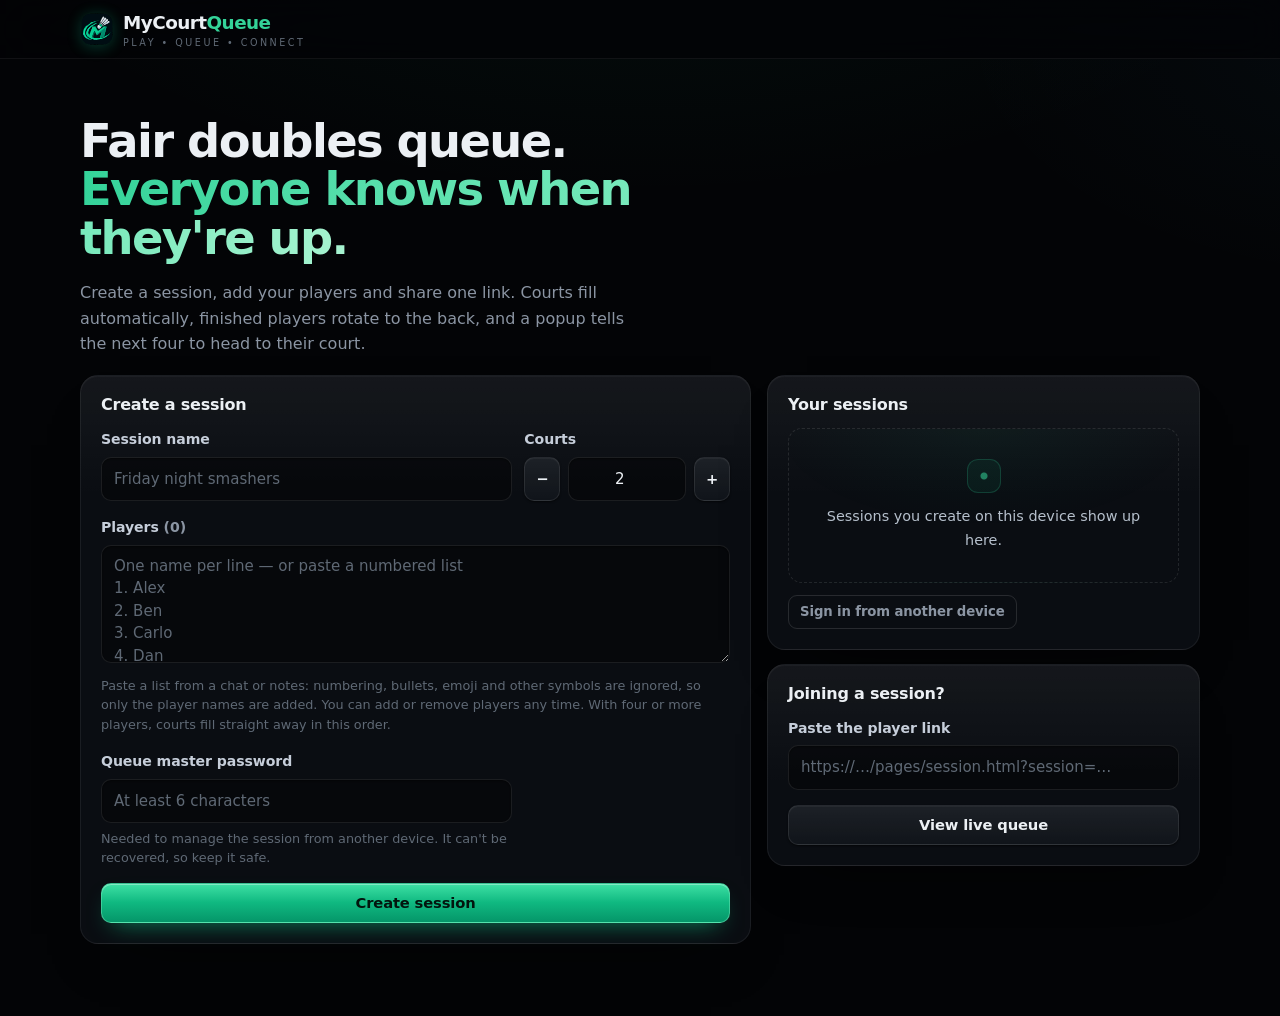
<file: index.html>
<!doctype html>
<html lang="en">
<head>
  <meta charset="utf-8">
  <meta name="viewport" content="width=device-width, initial-scale=1, viewport-fit=cover">
  <meta name="theme-color" content="#030406">
  <title>MyCourtQueue — Badminton Queue Management</title>
  <meta name="description" content="Run a fair doubles queue for your badminton session. Share one link so everyone sees who's up next.">
  <link rel="icon" href="assets/icon.svg" type="image/svg+xml">
  <link rel="stylesheet" href="css/style.css">
</head>
<body>
  <header class="site-header">
    <div class="container">
      <a class="brand" href="index.html" aria-label="MyCourtQueue home"><img src="assets/logo.svg" alt="" width="40" height="40"><span><span class="brand-word">MyCourt<b>Queue</b></span><span class="brand-tag">Play • Queue • Connect</span></span></a>
    </div>
  </header>

  <main class="container page">
    <div id="banner" class="banner error" role="alert" hidden></div>

    <section class="hero">
      <h1>Fair doubles queue.<br><span style="color:var(--emerald)">Everyone knows when they're up.</span></h1>
      <p>Create a session, add your players and share one link. Courts fill automatically, finished players rotate to the back, and a popup tells the next four to head to their court.</p>
    </section>

    <div class="cols two">
      <section class="card" aria-labelledby="create-h" id="create-card">
        <div class="card-head"><h2 id="create-h">Create a session</h2></div>
        <form id="create-form" novalidate>
          <div class="form-grid two field">
            <div>
              <label for="s-name">Session name</label>
              <input id="s-name" type="text" maxlength="60" placeholder="Friday night smashers" required autocomplete="off">
            </div>
            <div>
              <label for="s-courts">Courts</label>
              <div class="stepper">
                <button type="button" class="btn icon" id="c-minus" aria-label="Fewer courts">−</button>
                <input id="s-courts" type="number" min="1" max="12" value="2" inputmode="numeric" aria-label="Number of courts">
                <button type="button" class="btn icon" id="c-plus" aria-label="More courts">+</button>
              </div>
            </div>
          </div>
          <div class="field">
            <label for="s-players">Players <span class="muted" id="p-count">(0)</span></label>
            <textarea id="s-players" placeholder="One name per line — or paste a numbered list&#10;1. Alex&#10;2. Ben&#10;3. Carlo&#10;4. Dan"></textarea>
            <div class="hint">Paste a list from a chat or notes: numbering, bullets, emoji and other symbols are ignored, so only the player names are added. You can add or remove players any time. With four or more players, courts fill straight away in this order.</div>
          </div>
          <div class="form-grid two field">
            <div>
              <label for="s-pass">Queue master password</label>
              <input id="s-pass" type="password" minlength="6" autocomplete="new-password" placeholder="At least 6 characters" required>
              <div class="hint">Needed to manage the session from another device. It can't be recovered, so keep it safe.</div>
            </div>
          </div>
          <button class="btn primary block" type="submit" id="create-btn">Create session</button>
        </form>

        <div id="created" class="hidden" aria-live="polite">
          <div class="banner" style="background:rgba(16,185,129,.12);border-color:rgba(16,185,129,.5);color:var(--mint)">Session created. Share the player link — keep the admin link for yourself.</div>
          <div class="field">
            <label for="out-public">Player link (view only)</label>
            <div class="copy-box"><input id="out-public" type="text" readonly><button class="btn primary" type="button" data-copy="out-public">Copy</button></div>
          </div>
          <div class="field">
            <label for="out-admin">Your admin link</label>
            <div class="copy-box"><input id="out-admin" type="text" readonly><button class="btn" type="button" data-copy="out-admin">Copy</button></div>
            <div class="hint">Open it on any device and sign in with your password.</div>
          </div>
          <div class="row-flex">
            <a class="btn primary" id="go-admin" href="#">Open dashboard</a>
            <a class="btn" id="go-public" href="#">Open player page</a>
            <button class="btn ghost" type="button" id="new-session">Create another</button>
          </div>
        </div>
      </section>

      <div class="stack">
        <section class="card" aria-labelledby="saved-h">
          <div class="card-head"><h2 id="saved-h">Your sessions</h2></div>
          <div id="saved"></div>
          <details style="margin-top:12px">
            <summary class="btn ghost sm" style="display:inline-flex">Sign in from another device</summary>
            <form id="login-form" style="margin-top:12px" novalidate>
              <div class="field"><label for="l-id">Session ID</label><input id="l-id" type="text" autocomplete="off" placeholder="S_…"></div>
              <div class="field"><label for="l-pass">Password</label><input id="l-pass" type="password" autocomplete="current-password"></div>
              <button class="btn primary block" type="submit">Sign in</button>
            </form>
          </details>
        </section>

        <section class="card" aria-labelledby="join-h">
          <div class="card-head"><h2 id="join-h">Joining a session?</h2></div>
          <form id="join-form" novalidate>
            <div class="field">
              <label for="j-link">Paste the player link</label>
              <input id="j-link" type="text" placeholder="https://…/pages/session.html?session=…" autocomplete="off">
            </div>
            <button class="btn block" type="submit">View live queue</button>
          </form>
        </section>
      </div>
    </div>
  </main>

  <script src="js/config.js"></script>
  <script src="js/app.js"></script>
  <script src="js/api.js"></script>
  <script src="js/home.js"></script>
</body>
</html>
</file>
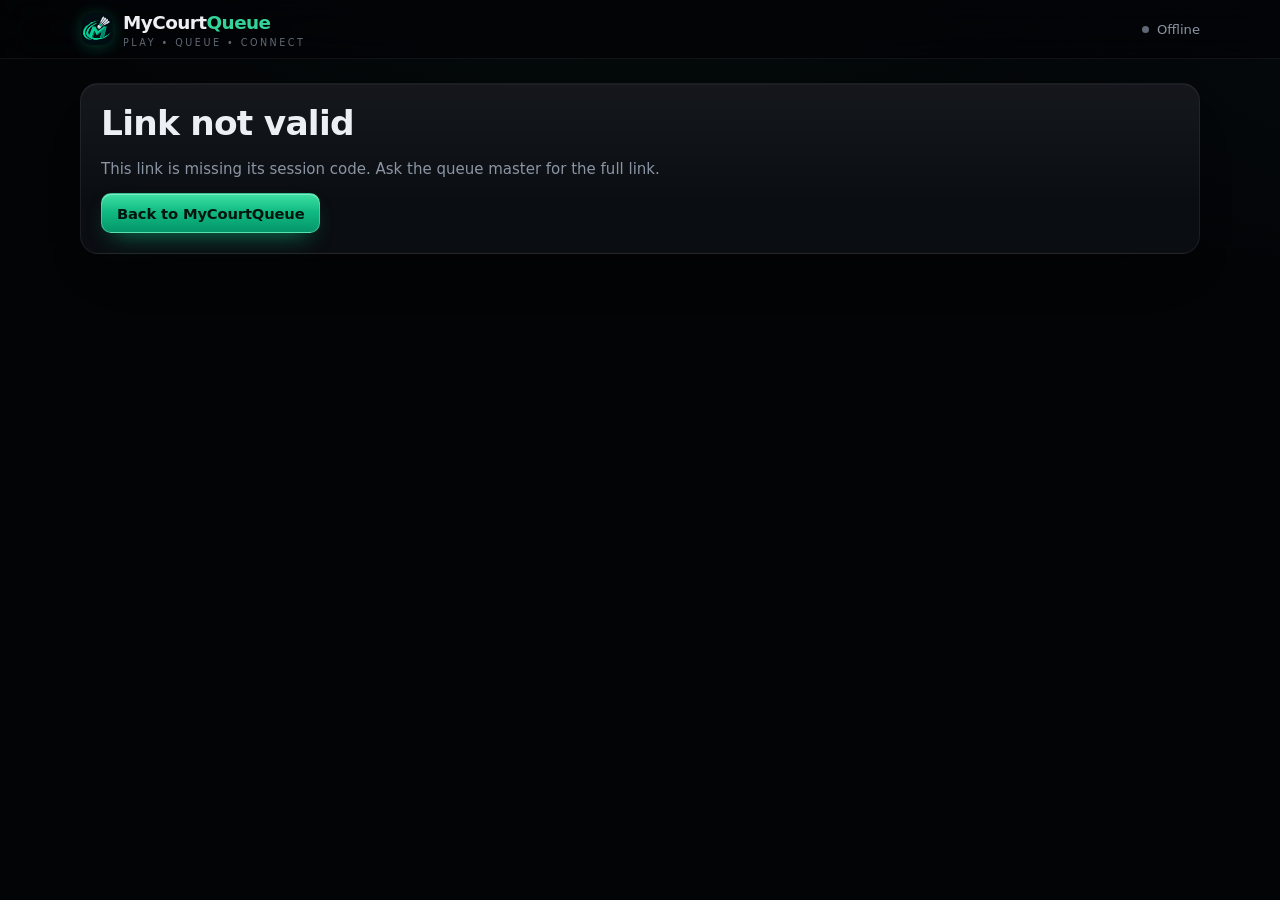
<file: pages/session.html>
<!doctype html>
<html lang="en">
<head>
  <meta charset="utf-8">
  <meta name="viewport" content="width=device-width, initial-scale=1, viewport-fit=cover">
  <meta name="theme-color" content="#030406">
  <title>MyCourtQueue — Live Session</title>
  <link rel="icon" href="../assets/icon.svg" type="image/svg+xml">
  <link rel="stylesheet" href="../css/style.css">
</head>
<body>
  <header class="site-header">
    <div class="container">
      <a class="brand" href="../index.html" aria-label="MyCourtQueue home"><img src="../assets/logo.svg" alt="" width="40" height="40"><span><span class="brand-word">MyCourt<b>Queue</b></span><span class="brand-tag">Play • Queue • Connect</span></span></a>
      <div class="spacer"></div>
      <div class="row-flex" aria-live="off">
        <span class="live-dot off" id="live-dot" aria-hidden="true"></span>
        <span class="small muted" id="live-text">Connecting…</span>
      </div>
    </div>
  </header>

  <main class="container page">
    <div id="banner" class="banner" role="alert" hidden></div>

    <section id="invalid" class="card hidden" aria-live="polite">
      <h1>Link not valid</h1>
      <p class="muted" id="invalid-msg">This session link is not valid or has expired.</p>
      <a class="btn primary" href="../index.html">Back to MyCourtQueue</a>
    </section>

    <div id="content" class="hidden">
      <div class="session-top">
        <div class="session-title-row">
          <h1 id="session-name">Session</h1>
          <span id="session-status" class="pill pill-green">LIVE</span>
        </div>
        <div class="me-picker">
          <label for="me" class="small muted">I'm playing as (highlights you)</label>
          <select id="me"><option value="">— Not selected —</option></select>
        </div>
      </div>

      <div class="tabs" role="tablist" id="tabs" aria-label="Session views">
        <button class="tab" role="tab" data-tab="live" id="tab-live"><svg class="ti" viewBox="0 0 24 24" aria-hidden="true"><circle cx="12" cy="12" r="3"/><path d="M5.6 5.6a9 9 0 0 0 0 12.8M18.4 5.6a9 9 0 0 1 0 12.8"/></svg><span>Live</span></button>
        <button class="tab" role="tab" data-tab="stats" id="tab-stats"><svg class="ti" viewBox="0 0 24 24" aria-hidden="true"><path d="M4 20V10M10 20V4M16 20v-8M22 20H2"/></svg><span class="tl-full">Player stats</span><span class="tl-short">Stats</span></button>
        <button class="tab" role="tab" data-tab="results" id="tab-results"><svg class="ti" viewBox="0 0 24 24" aria-hidden="true"><path d="M8 21h8M12 17v4M7 4h10v5a5 5 0 0 1-10 0zM7 6H4v1a3 3 0 0 0 3 3M17 6h3v1a3 3 0 0 1-3 3"/></svg><span>Results</span></button>
        <button class="tab" role="tab" data-tab="notifications" id="tab-notifications"><svg class="ti" viewBox="0 0 24 24" aria-hidden="true"><path d="M18 8a6 6 0 0 0-12 0c0 7-3 9-3 9h18s-3-2-3-9"/><path d="M13.7 21a2 2 0 0 1-3.4 0"/></svg><span class="tl-full">Notifications</span><span class="tl-short">Notify</span></button>
      </div>

      <section data-panel="live" aria-labelledby="tab-live">
        <div class="cols two">
          <div>
            <h2>Courts</h2>
            <div class="courts" id="courts"></div>
          </div>
          <div class="stack">
            <div class="card">
              <div class="card-head"><h2>Queue</h2><span class="small muted">Teams are paired up</span></div>
              <div id="counts"></div>
              <div id="queue"></div>
            </div>
          </div>
        </div>
      </section>

      <section data-panel="stats" aria-labelledby="tab-stats" hidden>
        <div class="card"><div class="card-head"><h2>Player statistics</h2></div><div id="stats"></div></div>
      </section>

      <section data-panel="results" aria-labelledby="tab-results" hidden>
        <div class="card"><div class="card-head"><h2>Recent results</h2></div><div id="results"></div></div>
      </section>

      <section data-panel="notifications" aria-labelledby="tab-notifications" hidden>
        <div class="card">
          <div class="card-head"><h2>Recent announcements</h2></div>
          <div id="announce"></div>
          <p class="hint">Popups appear while this page is open. They won't appear if the page is closed.</p>
        </div>
      </section>
    </div>
  </main>

  <script src="../js/config.js"></script>
  <script src="../js/app.js"></script>
  <script src="../js/api.js"></script>
  <script src="../js/views.js"></script>
  <script src="../js/notifications.js"></script>
  <script src="../js/session.js"></script>
</body>
</html>
</file>
<file: css/style.css>
/* CourtQueue — modern near-black theme, mobile-first */
:root {
  /* surfaces: near-black, barely blue */
  --bg: #030406;
  --bg-glow: rgba(16, 185, 129, .07);
  --slate: #0A0D12;
  --raised: #10141A;
  --raised-2: #181E26;
  --line: #1A2029;
  --border: #1A2029;

  /* accents */
  --emerald: #059669;
  --emerald-2: #10B981;
  --accent: #34D399;
  --mint: #6EE7B7;
  --yellow: #F2B84B;
  --danger: #F87171;

  /* text */
  --text: #ECF0F4;
  --muted: #8B95A3;
  --dim: #5F6975;

  --radius-lg: 18px;
  --shadow-sm: 0 1px 2px rgba(0, 0, 0, .6);
  --card-bg:
    linear-gradient(180deg, rgba(255, 255, 255, .045), rgba(255, 255, 255, 0) 120px),
    var(--slate);
  --safe-b: env(safe-area-inset-bottom, 0px);
  color-scheme: dark;
}
* { box-sizing: border-box; }
html { -webkit-text-size-adjust: 100%; scroll-behavior: smooth; }
body {
  margin: 0; min-height: 100vh; min-height: 100dvh;
  background:
    radial-gradient(1100px 560px at 50% -18%, var(--bg-glow), transparent 64%),
    radial-gradient(760px 420px at 110% 4%, rgba(56, 189, 248, .035), transparent 60%),
    var(--bg);
  background-attachment: fixed;
  color: var(--text);
  font: 15px/1.6 ui-sans-serif, system-ui, -apple-system, "Segoe UI Variable Text", "Segoe UI", Inter, Roboto, "Helvetica Neue", Arial, sans-serif;
  font-feature-settings: "cv11", "ss01";
  -webkit-font-smoothing: antialiased;
  -webkit-tap-highlight-color: transparent;
}
::selection { background: rgba(52, 211, 153, .28); color: #fff; }
h1, h2, h3, h4 { margin: 0 0 .4em; line-height: 1.15; letter-spacing: -.022em; }
h1 { font-size: clamp(1.5rem, 3.6vw, 2.15rem); font-weight: 760; }
h2 { font-size: 1rem; font-weight: 700; letter-spacing: -.014em; }
h3 { font-size: .93rem; font-weight: 650; }
p { margin: 0 0 .8em; }
a { color: var(--accent); text-decoration-color: rgba(52, 211, 153, .35); text-underline-offset: 2px; }
a:hover { color: var(--mint); }
b, strong { font-weight: 680; }
.muted { color: var(--muted); }
.small { font-size: .82rem; }
.hidden, [hidden] { display: none !important; }
.sr-only { position: absolute; width: 1px; height: 1px; overflow: hidden; clip: rect(0 0 0 0); white-space: nowrap; }
:focus-visible { outline: 2px solid var(--accent); outline-offset: 2px; border-radius: 8px; }
img, svg { display: block; }

.container { width: 100%; max-width: 1160px; margin: 0 auto; padding: 0 20px; }
.stack > * + * { margin-top: 14px; }
.row-flex { display: flex; gap: 8px; align-items: center; flex-wrap: wrap; }
.spacer { flex: 1; }

/* ---------- header ---------- */
.site-header {
  position: sticky; top: 0; z-index: 50;
  background: rgba(3, 4, 6, .74);
  backdrop-filter: blur(20px) saturate(1.6); -webkit-backdrop-filter: blur(20px) saturate(1.6);
  border-bottom: 1px solid rgba(255, 255, 255, .06);
  padding-top: env(safe-area-inset-top, 0px);
}
.site-header .container { display: flex; align-items: center; gap: 10px; min-height: 58px; padding-top: 7px; padding-bottom: 7px; flex-wrap: wrap; }
.brand { display: flex; align-items: center; gap: 9px; text-decoration: none; color: var(--text); }
.brand img { width: 34px; height: 34px; opacity: .95; filter: drop-shadow(0 2px 8px rgba(16, 185, 129, .35)); }
.brand-word { font-size: 1.15rem; font-weight: 720; letter-spacing: -.03em; }
.brand-word b { color: var(--accent); font-weight: 720; }
.brand-tag { display: block; font-size: .6rem; letter-spacing: .26em; text-transform: uppercase; color: var(--dim); margin-top: -3px; }
.session-title { font-weight: 700; max-width: 40ch; overflow: hidden; text-overflow: ellipsis; white-space: nowrap; }

/* ---------- buttons ---------- */
.btn {
  display: inline-flex; align-items: center; justify-content: center; gap: 8px;
  min-height: 40px; padding: 7px 15px; border-radius: 10px;
  border: 1px solid rgba(255, 255, 255, .09);
  background: linear-gradient(180deg, rgba(255, 255, 255, .055), rgba(255, 255, 255, 0)), var(--raised);
  color: var(--text); font: inherit; font-size: .92rem; font-weight: 640; letter-spacing: -.01em;
  cursor: pointer; text-decoration: none;
  box-shadow: 0 1px 0 rgba(255, 255, 255, .04) inset, var(--shadow-sm);
  transition: background .16s, border-color .16s, transform .1s, box-shadow .16s, color .16s;
}
.btn:hover {
  border-color: rgba(255, 255, 255, .16);
  background: linear-gradient(180deg, rgba(255, 255, 255, .08), rgba(255, 255, 255, 0)), var(--raised-2);
  transform: translateY(-1px);
}
.btn:active { transform: translateY(0) scale(.985); }
.btn[disabled], .btn.is-busy { opacity: .45; cursor: not-allowed; transform: none; box-shadow: none; }
.btn.primary {
  background: linear-gradient(180deg, #3EE0A4 0%, #10B981 48%, #059669 100%);
  border-color: rgba(110, 231, 183, .5); color: #03150E; font-weight: 720;
  box-shadow: 0 1px 0 rgba(255, 255, 255, .35) inset, 0 10px 24px -12px rgba(16, 185, 129, .9);
}
.btn.primary:hover { filter: brightness(1.07); border-color: rgba(167, 243, 208, .7); }
.btn.warn { background: linear-gradient(180deg, #F7C96A, #E5A83A); border-color: rgba(242, 184, 75, .55); color: #1A1200; font-weight: 720; }
.btn.ghost { background: transparent; border-color: rgba(255, 255, 255, .12); box-shadow: none; color: var(--muted); }
.btn.ghost:hover { background: rgba(255, 255, 255, .05); color: var(--text); }
.btn.danger { background: transparent; border-color: rgba(248, 113, 113, .35); color: var(--danger); box-shadow: none; }
.btn.danger:hover { background: rgba(248, 113, 113, .12); border-color: rgba(248, 113, 113, .7); }
.btn.sm { min-height: 34px; padding: 4px 11px; font-size: .83rem; border-radius: 9px; }
.btn.icon { min-width: 36px; padding: 4px 7px; }
.btn.block { width: 100%; }
.icon-btn { background: none; border: 0; color: var(--muted); font-size: 1.5rem; line-height: 1; cursor: pointer; padding: 4px 10px; border-radius: 8px; transition: color .15s, background .15s; }
.icon-btn:hover { color: var(--text); background: rgba(255, 255, 255, .06); }

/* ---------- cards & layout ---------- */
.card {
  background: var(--card-bg);
  border: 1px solid rgba(255, 255, 255, .065);
  border-radius: var(--radius-lg); padding: 20px;
  box-shadow: 0 1px 0 rgba(255, 255, 255, .035) inset, 0 30px 60px -40px rgba(0, 0, 0, .9);
  backdrop-filter: blur(2px);
}
.card-head { display: flex; align-items: center; gap: 8px; flex-wrap: wrap; margin-bottom: 14px; }
.card-head h2 { margin: 0; }
.page { padding-top: 24px; padding-bottom: 72px; }
.cols { display: grid; gap: 16px; grid-template-columns: 1fr; }
@media (min-width: 900px) { .cols.two { grid-template-columns: 1.55fr 1fr; align-items: start; } }
.hero { padding: 34px 0 18px; position: relative; }
.hero h1 { font-size: clamp(1.9rem, 4.6vw, 2.9rem); line-height: 1.04; letter-spacing: -.035em; max-width: 22ch; }
.hero h1 span { background: linear-gradient(96deg, var(--accent), var(--mint) 60%, #A7F3D0); -webkit-background-clip: text; background-clip: text; color: transparent !important; }
.hero p { color: var(--muted); max-width: 56ch; font-size: 1rem; margin-bottom: 0; }

/* ---------- forms ---------- */
label { display: block; font-weight: 620; font-size: .88rem; letter-spacing: -.005em; margin-bottom: 6px; color: #C6CEDA; }
input[type=text], input[type=password], input[type=number], textarea, select {
  width: 100%; min-height: 42px;
  background: rgba(0, 0, 0, .38); color: var(--text);
  border: 1px solid rgba(255, 255, 255, .085);
  border-radius: 10px; padding: 9px 12px; font: inherit; font-size: .94rem;
  transition: border-color .16s, box-shadow .16s, background .16s;
  box-shadow: 0 1px 2px rgba(0, 0, 0, .45) inset;
}
select { appearance: none; -webkit-appearance: none; background-image: url("data:image/svg+xml,%3Csvg xmlns='http://www.w3.org/2000/svg' width='12' height='8' viewBox='0 0 12 8'%3E%3Cpath d='M1 1.5l5 5 5-5' fill='none' stroke='%238B95A3' stroke-width='2' stroke-linecap='round' stroke-linejoin='round'/%3E%3C/svg%3E"); background-repeat: no-repeat; background-position: right 14px center; padding-right: 38px; }
textarea { min-height: 118px; resize: vertical; line-height: 1.5; }
input::placeholder, textarea::placeholder { color: var(--dim); opacity: 1; }
input:hover, textarea:hover, select:hover { border-color: rgba(255, 255, 255, .14); }
input:focus, textarea:focus, select:focus { outline: none; background: rgba(0, 0, 0, .55); border-color: rgba(52, 211, 153, .65); box-shadow: 0 0 0 3px rgba(16, 185, 129, .14); }
.field { margin-bottom: 15px; }
.check { display: inline-flex; align-items: center; gap: 7px; margin: 0; font-weight: 560; font-size: .85rem; color: var(--muted); cursor: pointer; }
.check input { width: 16px; height: 16px; min-height: 0; margin: 0; flex: none; accent-color: var(--emerald-2); cursor: pointer; }
.hint { color: var(--dim); font-size: .8rem; line-height: 1.55; margin-top: 6px; }
.form-grid { display: grid; gap: 12px; grid-template-columns: 1fr; }
@media (min-width: 640px) { .form-grid.two { grid-template-columns: 2fr 1fr; } }
.stepper { display: flex; gap: 8px; }
.stepper input { text-align: center; font-variant-numeric: tabular-nums; }
.copy-box { display: flex; gap: 7px; }
.copy-box input { flex: 1; font-size: .86rem; min-width: 0; }

/* ---------- pills ---------- */
.pill { display: inline-flex; align-items: center; gap: 6px; padding: 3px 10px; border-radius: 999px; font-size: .68rem; font-weight: 720; letter-spacing: .09em; text-transform: uppercase; border: 1px solid transparent; white-space: nowrap; }
.pill .dot { width: 6px; height: 6px; border-radius: 50%; background: var(--accent); animation: pulse 2.2s infinite; }
.pill-green { background: rgba(16, 185, 129, .1); color: var(--mint); border-color: rgba(16, 185, 129, .28); }
.pill-yellow { background: rgba(242, 184, 75, .1); color: var(--yellow); border-color: rgba(242, 184, 75, .3); }
.pill-gray { background: rgba(255, 255, 255, .04); color: var(--muted); border-color: rgba(255, 255, 255, .09); }
.pill-red { background: rgba(248, 113, 113, .1); color: var(--danger); border-color: rgba(248, 113, 113, .3); }
.live-dot { width: 7px; height: 7px; border-radius: 50%; background: var(--accent); box-shadow: 0 0 12px rgba(52, 211, 153, .9); animation: pulse 2.2s infinite; }
.live-dot.off { background: var(--dim); box-shadow: none; animation: none; }
@keyframes pulse { 70% { box-shadow: 0 0 0 7px rgba(16, 185, 129, 0); } 100% { box-shadow: 0 0 0 0 rgba(16, 185, 129, 0); } }

/* ---------- session header ---------- */
.session-top { display: flex; align-items: flex-end; justify-content: space-between; gap: 14px 20px; flex-wrap: wrap; margin-bottom: 18px; }
.session-title-row { display: flex; align-items: center; gap: 12px; min-width: 0; flex: 1 1 260px; }
.session-title-row h1 { margin: 0; overflow-wrap: anywhere; }
.me-picker { flex: 0 1 280px; min-width: 200px; }
.me-picker label { margin-bottom: 4px; font-size: .78rem; }

/* ---------- tabs (segmented control; bottom bar on phones) ---------- */
.tabs {
  display: inline-flex; gap: 3px; padding: 4px;
  background: rgba(255, 255, 255, .028);
  border: 1px solid rgba(255, 255, 255, .06);
  border-radius: 13px; margin: 4px 0 22px; max-width: 100%; overflow-x: auto;
  scrollbar-width: none;
}
.tabs::-webkit-scrollbar { display: none; }
.tab { display: inline-flex; align-items: center; gap: 7px; background: none; border: 0; color: var(--muted); font: inherit; font-size: .88rem; font-weight: 620; letter-spacing: -.01em; padding: 8px 14px; cursor: pointer; border-radius: 9px; white-space: nowrap; min-height: 38px; transition: color .16s, background .16s, box-shadow .16s; }
.tab:hover { color: var(--text); background: rgba(255, 255, 255, .04); }
.tab[aria-selected=true] {
  color: #FFF; background: linear-gradient(180deg, #1D242D, #14181F);
  box-shadow: 0 1px 0 rgba(255, 255, 255, .07) inset, 0 1px 2px rgba(0, 0, 0, .7), 0 0 0 1px rgba(52, 211, 153, .22);
}
.tab[aria-selected=true] .ti { color: var(--accent); }
.tab .ti { display: none; width: 21px; height: 21px; fill: none; stroke: currentColor; stroke-width: 1.7; stroke-linecap: round; stroke-linejoin: round; }
.tl-short { display: none; }

/* ---------- courts ---------- */
.courts { display: grid; gap: 14px; grid-template-columns: repeat(auto-fill, minmax(min(100%, 320px), 1fr)); }
.court-card {
  background: var(--card-bg); border: 1px solid rgba(255, 255, 255, .06);
  border-radius: var(--radius-lg); padding: 12px; display: flex; flex-direction: column; gap: 9px;
  box-shadow: 0 1px 0 rgba(255, 255, 255, .03) inset, 0 24px 48px -36px rgba(0, 0, 0, .95);
  transition: border-color .2s, box-shadow .2s;
}
.court-card.live { border-color: rgba(16, 185, 129, .32); box-shadow: 0 0 40px -18px rgba(16, 185, 129, .5), 0 24px 48px -36px #000; }
.court-card.free { border-style: dashed; border-color: rgba(255, 255, 255, .08); }
.court-head { display: flex; align-items: center; justify-content: space-between; gap: 8px; padding: 2px 4px 0; }
.court-no { font-weight: 720; font-size: .98rem; letter-spacing: -.01em; }

/* the drawn court */
.court-draw { position: relative; margin: 0; aspect-ratio: 706 / 341; container-type: inline-size; border-radius: 12px; overflow: hidden; box-shadow: 0 10px 26px -12px rgba(0, 0, 0, .9), 0 0 0 1px rgba(0, 0, 0, .6); }
.court-svg { position: absolute; inset: 0; width: 100%; height: 100%; display: block; }
.cs-surround { fill: #061A16; }
.cs-floor { fill: #095440; }
.cs-lines { fill: none; stroke: rgba(255, 255, 255, .58); stroke-width: 2.6; stroke-linecap: square; }
.net-shadow { stroke: rgba(0, 0, 0, .45); stroke-width: 14; }
.net-body { stroke: #E2E8F0; stroke-width: 5; stroke-dasharray: 3 3; }
.cs-net circle { fill: #E2E8F0; stroke: rgba(0, 0, 0, .5); stroke-width: 1.5; }
.pchip {
  position: absolute; transform: translate(-50%, -50%); max-width: 41%; text-align: center;
  padding: .42em .8em; border-radius: 999px; font-weight: 700; line-height: 1.15;
  font-size: 12.5px; font-size: clamp(12px, 4.3cqw, 18px); letter-spacing: -.01em;
  color: #F4F8FB; background: rgba(3, 7, 10, .82); border: 1px solid rgba(255, 255, 255, .22);
  box-shadow: 0 6px 16px rgba(0, 0, 0, .55); backdrop-filter: blur(6px); -webkit-backdrop-filter: blur(6px);
  overflow-wrap: anywhere;
}
.pchip > .pchip-name { display: -webkit-box; -webkit-line-clamp: 2; -webkit-box-orient: vertical; overflow: hidden; }
.pchip .games-count { display: block; margin-top: 2px; font-size: .72em; }
.pchip.me { background: linear-gradient(180deg, #F7C96A, #E5A83A); color: #1A1200; border-color: rgba(255, 255, 255, .45); }
.pchip.a1 { left: 26.3%; top: 27.6%; } .pchip.a2 { left: 26.3%; top: 72.4%; }
.pchip.b1 { left: 73.7%; top: 27.6%; } .pchip.b2 { left: 73.7%; top: 72.4%; }
.court-draw.is-empty .court-svg { opacity: .4; filter: saturate(.35) brightness(.85); }
.court-empty { position: absolute; left: 50%; top: 50%; transform: translate(-50%, -50%); padding: .55em 1.15em; border-radius: 999px; font-weight: 650; font-size: clamp(12px, 3.6cqw, 16px); color: #D7DEE7; background: rgba(3, 6, 9, .9); border: 1px solid rgba(255, 255, 255, .12); box-shadow: 0 4px 14px rgba(0, 0, 0, .5); white-space: nowrap; }
.court-teams { display: grid; grid-template-columns: 1fr auto 1fr; gap: 8px; align-items: center; font-size: .66rem; color: var(--dim); text-transform: uppercase; letter-spacing: .16em; font-weight: 700; padding: 0 6px; }
.court-teams > span:first-child { text-align: left; } .court-teams > span:last-child { text-align: right; }
.court-meta { color: var(--muted); font-size: .78rem; letter-spacing: 0; text-transform: none; font-weight: 600; text-align: center; }
.court-avail { color: var(--muted); font-size: .88rem; text-align: center; padding: 6px 0; }
.court-actions { display: flex; flex-wrap: wrap; gap: 8px; margin-top: auto; }

/* legacy team list (kept for modals/other views) */
.teams { display: grid; grid-template-columns: 1fr auto 1fr; gap: 10px; align-items: center; }
.team { list-style: none; margin: 0; padding: 0; display: grid; gap: 6px; }
.team li { background: var(--raised); border: 1px solid rgba(255, 255, 255, .07); border-radius: 10px; padding: 8px 10px; font-weight: 600; overflow-wrap: anywhere; }
.team li.me, .q-item.me { border-color: rgba(242, 184, 75, .65); box-shadow: 0 0 0 2px rgba(242, 184, 75, .14); }
.team-label { font-size: .64rem; color: var(--dim); text-transform: uppercase; letter-spacing: .16em; margin-bottom: 6px; font-weight: 700; }
.vs { color: var(--accent); font-weight: 760; font-size: .8rem; }

/* ---------- queue (paired into upcoming matches) ---------- */
.qgroups { display: grid; gap: 10px; }
.qgroup {
  background: rgba(255, 255, 255, .018);
  border: 1px solid rgba(255, 255, 255, .055);
  border-radius: 14px; padding: 12px;
  transition: border-color .2s, background .2s;
}
.qgroup.next { border-color: rgba(242, 184, 75, .38); background: linear-gradient(180deg, rgba(242, 184, 75, .07), rgba(242, 184, 75, .012)); box-shadow: 0 0 0 1px rgba(242, 184, 75, .06), 0 18px 40px -34px rgba(242, 184, 75, .5); }
.qgroup.partial { border-style: dashed; }
.qg-head { display: flex; align-items: center; gap: 10px; margin-bottom: 10px; }
.qg-no { width: 24px; height: 24px; border-radius: 7px; display: grid; place-items: center; background: rgba(255, 255, 255, .055); color: var(--muted); font-weight: 720; font-size: .76rem; flex: none; font-variant-numeric: tabular-nums; }
.qgroup.next .qg-no { background: linear-gradient(180deg, #F7C96A, #E5A83A); color: #1A1200; }
.qg-title { font-weight: 680; font-size: .92rem; flex: 1; min-width: 0; letter-spacing: -.01em; }
.qg-teams { display: grid; grid-template-columns: 1fr auto 1fr; gap: 10px; align-items: start; }
.qvs { align-self: center; }
.qgroup .avatar { display: none; }
[data-panel=board] .qgroup .avatar { display: grid; }
.qteam { min-width: 0; }
.qvs { color: var(--dim); font-weight: 760; font-size: .7rem; letter-spacing: .1em; text-transform: uppercase; }
.queue { list-style: none; margin: 0; padding: 0; display: grid; gap: 5px; }
.q-item { display: flex; align-items: center; gap: 9px; background: rgba(255, 255, 255, .032); border: 1px solid rgba(255, 255, 255, .05); border-radius: 10px; padding: 8px 10px; min-width: 0; }
.q-item.slot { background: transparent; border-style: dashed; border-color: rgba(255, 255, 255, .07); color: var(--dim); }
.q-item.slot .q-name { font-weight: 500; font-size: .88rem; }
.pos { min-width: 24px; height: 24px; border-radius: 50%; display: grid; place-items: center; background: rgba(0, 0, 0, .45); color: var(--dim); font-weight: 720; font-size: .74rem; flex: none; font-variant-numeric: tabular-nums; }
.qgroup.next .pos { background: linear-gradient(180deg, #F7C96A, #E5A83A); color: #1A1200; }
.avatar { width: 30px; height: 30px; border-radius: 50%; background: rgba(16, 185, 129, .1); border: 1px solid rgba(16, 185, 129, .18); color: var(--mint); display: grid; place-items: center; font-weight: 700; font-size: .73rem; flex: none; }
.q-name { flex: 1; font-weight: 620; font-size: .93rem; overflow-wrap: break-word; word-break: normal; min-width: 0; line-height: 1.3; }
.games-count { flex: none; color: var(--dim); font-size: .71rem; font-weight: 620; white-space: nowrap; font-variant-numeric: tabular-nums; }
.pchip .games-count { color: inherit; opacity: .8; }
.prio-badge { flex: none; padding: 2px 7px; border-radius: 999px; background: rgba(242, 184, 75, .1); border: 1px solid rgba(242, 184, 75, .32); color: var(--yellow); font-size: .65rem; font-weight: 700; letter-spacing: .02em; white-space: nowrap; }
.q-actions { display: flex; gap: 4px; flex-wrap: wrap; }
.empty {
  color: #B6C0CC; text-align: center; padding: 30px 18px;
  border: 1px dashed rgba(255, 255, 255, .1); border-radius: 14px;
  background: radial-gradient(300px 140px at 50% 0%, rgba(16, 185, 129, .05), transparent 70%);
  font-size: .9rem;
}
.empty::before { content: ""; display: block; width: 32px; height: 32px; margin: 0 auto 12px; border: 1px solid rgba(52, 211, 153, .2); border-radius: 11px; background: radial-gradient(circle at center, rgba(52, 211, 153, .55) 0 3px, transparent 4px), rgba(16, 185, 129, .07); }
.counts { display: flex; gap: 7px; flex-wrap: wrap; margin-bottom: 14px; }

/* admin: wider queue rows */
[data-panel=board] .qg-teams { grid-template-columns: 1fr; }
[data-panel=board] .qvs { text-align: center; }
[data-panel=board] .q-item { flex-wrap: wrap; }
[data-panel=board] .q-actions { width: 100%; justify-content: flex-end; }

/* ---------- stats ---------- */
.stat-head, .stat-row > summary { display: grid; grid-template-columns: 30px minmax(0, 1fr) 44px 38px 38px 78px; gap: 6px; align-items: center; padding: 10px 8px; }
.stat-head { color: var(--dim); font-size: .66rem; text-transform: uppercase; letter-spacing: .14em; font-weight: 720; border-bottom: 1px solid rgba(255, 255, 255, .07); }
.stat-row { border-bottom: 1px solid rgba(255, 255, 255, .045); }
.stat-row > summary { cursor: pointer; list-style: none; min-height: 46px; border-radius: 9px; transition: background .15s; }
.stat-row > summary::-webkit-details-marker { display: none; }
.stat-row > summary:hover { background: rgba(255, 255, 255, .03); }
.stat-row.me > summary { background: rgba(242, 184, 75, .06); }
.stat-row .num { text-align: center; font-variant-numeric: tabular-nums; }
.stat-row .pname { font-weight: 620; overflow: hidden; text-overflow: ellipsis; white-space: nowrap; }
.bar { height: 5px; border-radius: 3px; background: rgba(255, 255, 255, .05); overflow: hidden; margin-top: 4px; }
.bar > i { display: block; height: 100%; border-radius: 3px; background: linear-gradient(90deg, var(--emerald), var(--accent)); }
.rate { text-align: right; font-weight: 680; font-variant-numeric: tabular-nums; }
.history { list-style: none; margin: 0; padding: 4px 8px 14px 38px; display: grid; gap: 6px; }
.history li { display: flex; gap: 8px; align-items: baseline; flex-wrap: wrap; font-size: .88rem; }
.res { display: inline-grid; place-items: center; width: 22px; height: 22px; border-radius: 6px; font-weight: 760; font-size: .76rem; flex: none; }
.res.W { background: rgba(16, 185, 129, .14); color: var(--mint); }
.res.L { background: rgba(248, 113, 113, .12); color: var(--danger); }

/* ---------- results ---------- */
.result { padding: 12px 0; border-bottom: 1px solid rgba(255, 255, 255, .05); display: grid; gap: 4px; }
.result:last-child { border-bottom: 0; }
.result .vsline { font-weight: 620; overflow-wrap: anywhere; }
.winner { color: var(--mint); }
.result.cancelled { opacity: .5; }

/* ---------- admin player list ---------- */
.plist { display: grid; gap: 8px; }
.prow { display: flex; flex-direction: column; align-items: stretch; gap: 12px; background: rgba(255, 255, 255, .025); border: 1px solid rgba(255, 255, 255, .055); border-radius: 12px; padding: 12px 14px; }
.session-summary { display: grid; flex: 1; gap: 3px; min-width: 0; overflow-wrap: anywhere; text-align: center; }
.session-summary > b { display: block; line-height: 1.35; }
.session-actions { display: flex; align-items: center; justify-content: center; gap: 8px; flex-wrap: wrap; }

/* ---------- announcements ---------- */
.announce { list-style: none; margin: 0; padding: 0; display: grid; gap: 8px; }
.announce li { font-size: .9rem; padding: 10px 12px; background: rgba(242, 184, 75, .045); border-left: 2px solid rgba(242, 184, 75, .7); border-radius: 0 10px 10px 0; }
.announce time { color: var(--dim); font-size: .72rem; display: block; margin-top: 2px; }

/* ---------- banner & toasts ---------- */
.banner { background: rgba(242, 184, 75, .07); border: 1px solid rgba(242, 184, 75, .3); color: var(--yellow); border-radius: 12px; padding: 11px 14px; margin-bottom: 14px; font-weight: 560; font-size: .9rem; }
.banner.error { background: rgba(248, 113, 113, .07); border-color: rgba(248, 113, 113, .3); color: var(--danger); }
.toasts { position: fixed; left: 50%; bottom: calc(18px + var(--safe-b)); transform: translateX(-50%); z-index: 3000; display: grid; gap: 8px; width: min(92vw, 440px); pointer-events: none; }
.toast {
  pointer-events: auto; background: linear-gradient(180deg, #1A2029, #11161C);
  border: 1px solid rgba(255, 255, 255, .08); border-left: 3px solid var(--accent);
  border-radius: 12px; padding: 12px 14px; font-size: .91rem;
  box-shadow: 0 30px 60px -20px rgba(0, 0, 0, .95); animation: slide-up .22s ease-out;
}
.toast.error { border-left-color: var(--danger); }
.toast.warn { border-left-color: var(--yellow); }
@keyframes slide-up { from { opacity: 0; transform: translateY(10px); } to { opacity: 1; transform: none; } }

/* ---------- modal ---------- */
.modal-backdrop { position: fixed; inset: 0; z-index: 2000; background: rgba(1, 2, 3, .8); backdrop-filter: blur(4px); display: grid; place-items: center; padding: 16px; animation: fade .15s ease-out; }
.modal { width: min(560px, 100%); max-height: 92vh; max-height: 92dvh; overflow: auto; background: linear-gradient(180deg, #0E1218, #090C10); border: 1px solid rgba(255, 255, 255, .09); border-radius: 18px; box-shadow: 0 40px 80px -20px #000, 0 0 0 1px rgba(0, 0, 0, .8); animation: pop .22s ease-out; }
.modal-head { display: flex; align-items: center; justify-content: space-between; padding: 18px 20px 0; }
.modal-head h2 { margin: 0; font-size: 1.05rem; }
.modal-body { padding: 14px 20px; }
.modal-foot { display: flex; gap: 8px; justify-content: flex-end; flex-wrap: wrap; padding: 4px 20px 20px; }
.winner-pick { display: grid; grid-template-columns: 1fr 1fr; gap: 10px; }
.winner-pick label { margin: 0; cursor: pointer; }
.winner-pick input { position: absolute; opacity: 0; }
.winner-pick span { display: block; text-align: center; padding: 13px 8px; border: 1px solid rgba(255, 255, 255, .09); background: rgba(255, 255, 255, .03); border-radius: 12px; font-weight: 680; transition: border-color .15s, background .15s; }
.winner-pick small { display: block; color: var(--muted); font-weight: 500; font-size: .76rem; overflow-wrap: anywhere; margin-top: 3px; }
.winner-pick input:checked + span { border-color: rgba(52, 211, 153, .7); background: rgba(16, 185, 129, .12); box-shadow: 0 0 0 1px rgba(52, 211, 153, .2); }
.winner-pick input:focus-visible + span { outline: 2px solid var(--accent); outline-offset: 2px; }
.score-row { display: grid; grid-template-columns: 1fr auto 1fr; gap: 8px; align-items: end; }
.slots { display: grid; gap: 8px; }
.slot-team { font-size: .64rem; text-transform: uppercase; letter-spacing: .16em; color: var(--dim); font-weight: 720; margin-top: 6px; }
@keyframes fade { from { opacity: 0; } to { opacity: 1; } }
@keyframes pop { from { opacity: 0; transform: translateY(14px) scale(.97); } to { opacity: 1; transform: none; } }

/* Compact spacing on tablets while keeping controls easy to tap. */
@media (min-width: 721px) and (max-width: 1024px) {
  .container { padding: 0 18px; }
  .page { padding-top: 20px; padding-bottom: 58px; }
  .card { padding: 17px; }
  .cols { gap: 14px; }
  .btn { min-height: 42px; }
  .btn.sm { min-height: 38px; }
  .btn.icon { min-width: 40px; }
  input[type=text], input[type=password], input[type=number], textarea, select { min-height: 44px; }
}

/* ---------- assignment popup ---------- */
.popup-backdrop { position: fixed; inset: 0; z-index: 2500; background: rgba(1, 2, 3, .82); backdrop-filter: blur(5px); display: grid; place-items: center; padding: 16px; animation: fade .2s ease-out; }
.popup {
  position: relative; width: min(480px, 100%); max-height: 94vh; max-height: 94dvh; overflow: auto;
  background: radial-gradient(420px 220px at 50% -10%, rgba(242, 184, 75, .1), transparent 70%), linear-gradient(180deg, #0E1218, #080B0F);
  border: 1px solid rgba(242, 184, 75, .45); border-radius: 22px; padding: 26px 22px 22px; text-align: center;
  box-shadow: 0 0 0 6px rgba(242, 184, 75, .06), 0 50px 90px -30px #000; animation: popup-in .45s cubic-bezier(.2, 1.2, .3, 1);
}
.popup.me { border-color: rgba(52, 211, 153, .5); box-shadow: 0 0 0 6px rgba(16, 185, 129, .1), 0 50px 90px -30px #000; }
.popup-icon { width: 56px; height: 56px; margin: 0 auto 10px; border-radius: 50%; background: linear-gradient(180deg, #F7C96A, #E5A83A); color: #1A1200; display: grid; place-items: center; animation: ring 1.2s ease-in-out .35s 2; transform-origin: 50% 12%; box-shadow: 0 12px 30px -10px rgba(242, 184, 75, .8); }
.popup-icon svg { width: 28px; height: 28px; }
.popup h2 { font-size: 1.55rem; font-weight: 760; margin-bottom: 4px; }
.popup .you { color: var(--mint); font-weight: 720; font-size: .88rem; margin-bottom: 4px; letter-spacing: .02em; }
.court-badge { display: inline-flex; flex-direction: column; align-items: center; justify-content: center; margin: 10px auto 14px; width: 104px; height: 104px; border-radius: 24px; background: linear-gradient(180deg, #3EE0A4, #059669); color: #03150E; box-shadow: 0 1px 0 rgba(255, 255, 255, .4) inset, 0 18px 40px -16px rgba(16, 185, 129, .9); }
.court-badge small { font-size: .64rem; font-weight: 760; letter-spacing: .2em; text-transform: uppercase; opacity: .8; }
.court-badge b { font-size: 2.9rem; line-height: 1; font-weight: 780; }
.popup-names { display: flex; gap: 8px; justify-content: center; flex-wrap: wrap; margin-bottom: 12px; }
.chip { background: rgba(255, 255, 255, .045); border: 1px solid rgba(255, 255, 255, .09); border-radius: 999px; padding: 6px 14px; font-weight: 650; font-size: .9rem; }
.chip.me { border-color: rgba(242, 184, 75, .6); background: rgba(242, 184, 75, .12); }
.popup-msg { color: var(--text); margin-bottom: 14px; overflow-wrap: anywhere; }
.popup-count { color: var(--dim); font-size: .78rem; margin-top: 10px; }
@keyframes popup-in { from { opacity: 0; transform: translateY(24px) scale(.9); } to { opacity: 1; transform: none; } }
@keyframes ring { 0%, 100% { transform: rotate(0); } 20% { transform: rotate(14deg); } 40% { transform: rotate(-12deg); } 60% { transform: rotate(8deg); } 80% { transform: rotate(-6deg); } }

/* =====================  MOBILE  ===================== */
@media (max-width: 720px) {
  .container { padding: 0 14px; }
  .page { padding-top: 18px; padding-bottom: calc(96px + var(--safe-b)); }
  .card { padding: 16px; border-radius: 16px; }
  .btn { min-height: 44px; }
  .btn.sm { min-height: 40px; }
  .btn.icon { min-width: 40px; }
  input[type=text], input[type=password], input[type=number], textarea, select { min-height: 44px; }
  .site-header .container { min-height: 56px; gap: 8px; }
  .brand img { width: 32px; height: 32px; }
  .brand-word { font-size: 1.1rem; }
  .brand-tag { display: none; }
  .hero { padding: 24px 0 8px; }
  .hero h1 { letter-spacing: -.03em; }

  /* bottom tab bar */
  .tabs {
    position: fixed; left: 0; right: 0; bottom: 0; z-index: 60; margin: 0; border-radius: 0; border: 0;
    border-top: 1px solid rgba(255, 255, 255, .07);
    background: rgba(4, 6, 9, .92);
    backdrop-filter: blur(20px) saturate(1.4); -webkit-backdrop-filter: blur(20px) saturate(1.4);
    display: flex; justify-content: space-around; gap: 0; padding: 6px 6px calc(6px + var(--safe-b)); overflow: visible;
  }
  .tab { flex: 1; flex-direction: column; gap: 3px; padding: 6px 4px; font-size: .68rem; font-weight: 640; min-height: 54px; justify-content: center; border-radius: 11px; }
  .tab .ti { display: block; }
  .tab[aria-selected=true] { background: rgba(16, 185, 129, .08); box-shadow: inset 0 0 0 1px rgba(52, 211, 153, .18); color: var(--text); }
  .tab[aria-selected=true] .ti { stroke: var(--accent); }
  .tl-full { display: none; }
  .tl-short { display: inline; }
  .tab > span:only-of-type { display: inline; }

  /* session header */
  .me-picker { flex: 1 1 100%; }
  .session-title-row { flex-basis: 100%; }
  .session-actions { gap: 6px; }
  .session-actions .btn { flex: 1 1 auto; }

  /* admin header actions: one scrollable row */
  #head-actions { width: 100%; gap: 6px; padding-bottom: 4px; }
  #head-actions .btn { flex: 1 1 auto; }

  /* courts: single column, larger chip text */
  .courts { grid-template-columns: 1fr; }
  .court-card { padding: 12px; }
  .card-head { margin-bottom: 12px; }

  /* queue: stack the two teams vertically so names stay readable */
  .qg-teams { grid-template-columns: 1fr; gap: 6px; }
  .qgroup .avatar { display: grid; }
  .qvs { text-align: center; line-height: 1; margin: 2px 0; }
  .q-item { padding: 9px 10px; }

  /* stats */
  .stat-head, .stat-row > summary { grid-template-columns: 22px minmax(0, 1fr) 34px 30px 30px 60px; gap: 4px; padding: 10px 2px; font-size: .88rem; }
  .history { padding-left: 10px; }
  .session-title { max-width: 22ch; }

  /* sheets instead of centred dialogs */
  .modal-backdrop { place-items: end center; padding: 0; }
  .modal { width: 100%; max-height: 90dvh; border-radius: 20px 20px 0 0; border-bottom: 0; animation: sheet .24s ease-out; padding-bottom: var(--safe-b); }
  .modal-foot .btn { flex: 1; }
  .popup { padding: 22px 16px 18px; border-radius: 22px; }
  .toasts { bottom: calc(80px + var(--safe-b)); }
  .teams { grid-template-columns: 1fr; }
  .vs { text-align: center; }
}
@keyframes sheet { from { transform: translateY(40px); opacity: .6; } to { transform: none; opacity: 1; } }
@media (max-width: 380px) {
  .tab { font-size: .62rem; }
  .pchip { padding: .38em .6em; }
}
@media (prefers-reduced-motion: reduce) {
  *, *::before, *::after { animation: none !important; transition: none !important; scroll-behavior: auto !important; }
}
</file>
